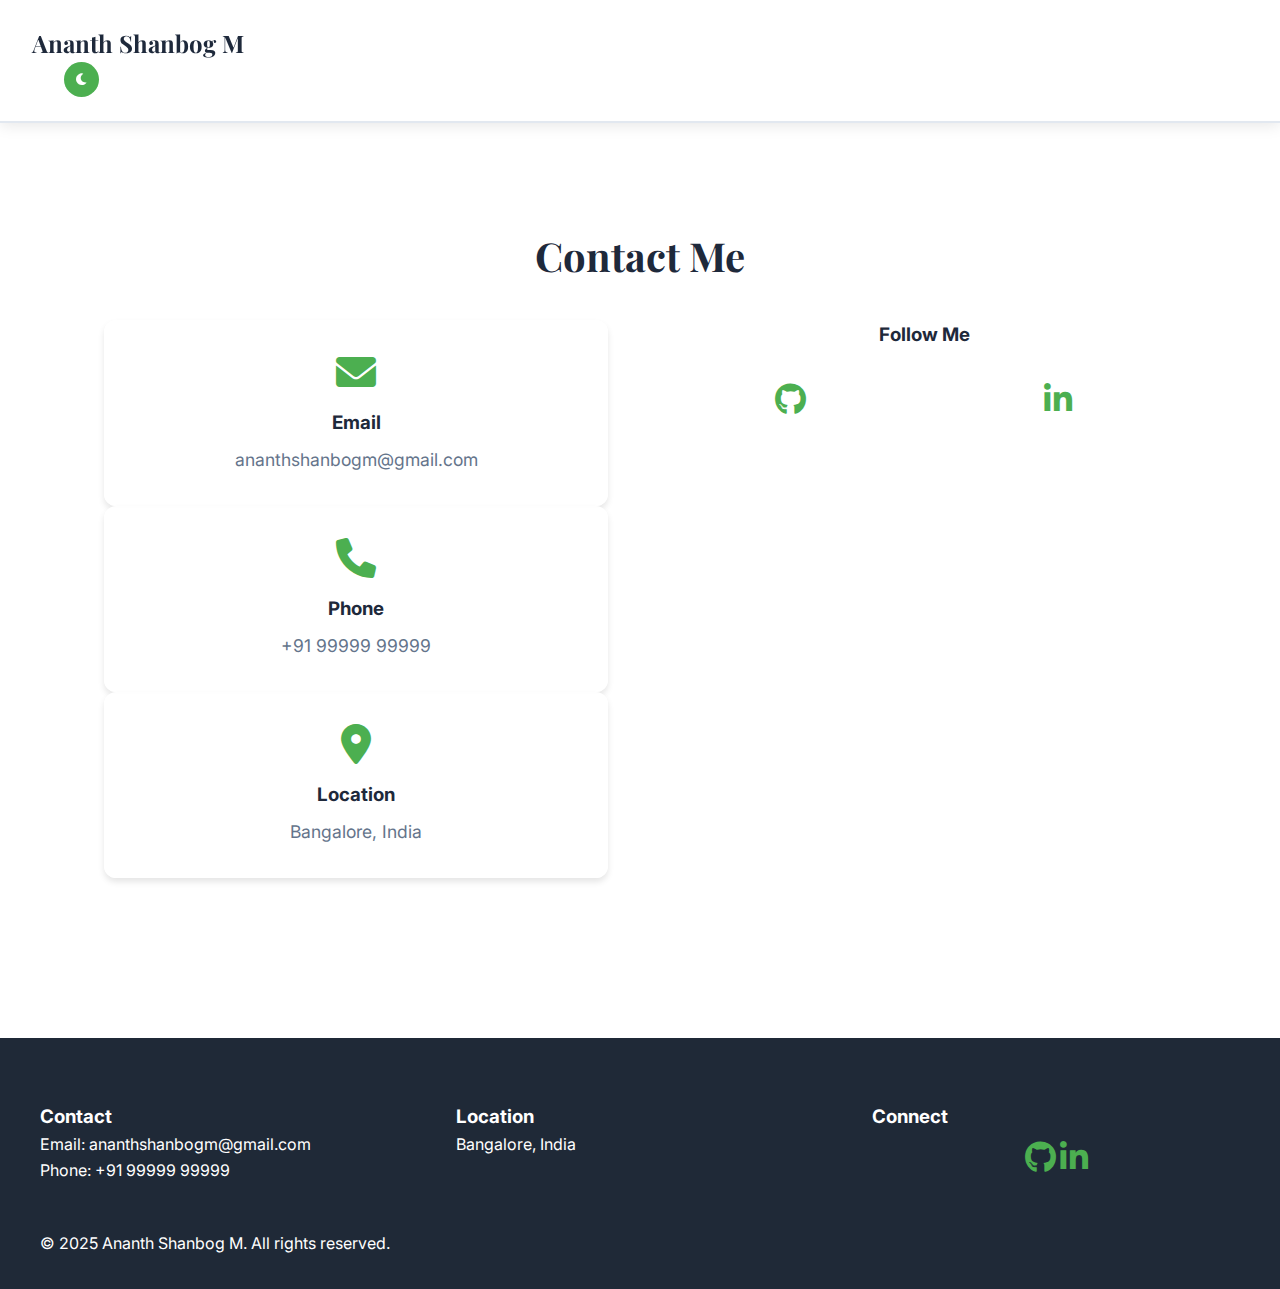
<file: contact.html>
<!DOCTYPE html>
<html lang="en">
<head>
    <meta charset="UTF-8">
    <meta name="viewport" content="width=device-width, initial-scale=1.0">
    <title>Contact - Ananth Shanbog M</title>
    <link rel="stylesheet" href="styles.css">
    <link rel="stylesheet" href="https://cdnjs.cloudflare.com/ajax/libs/font-awesome/6.0.0/css/all.min.css">
</head>
<body>
    <header>
        <nav>
            <div class="logo">Ananth Shanbog M</div>
            <div class="theme-toggle">
                <button id="theme-toggle" aria-label="Toggle theme">
                    <i class="fas fa-moon"></i>
                </button>
            </div>
        </nav>
    </header>

    <main>
        <section class="contact">
            <h2>Contact Me</h2>
            <div class="contact-content">
                <div class="contact-info">
                    <div class="contact-item">
                        <i class="fas fa-envelope"></i>
                        <h3>Email</h3>
                        <p>ananthshanbogm@gmail.com</p>
                    </div>
                    <div class="contact-item">
                        <i class="fas fa-phone"></i>
                        <h3>Phone</h3>
                        <p>+91 99999 99999</p>
                    </div>
                    <div class="contact-item">
                        <i class="fas fa-map-marker-alt"></i>
                        <h3>Location</h3>
                        <p>Bangalore, India</p>
                    </div>
                </div>
                <div class="social-links">
                    <h3>Follow Me</h3>
                    <div class="social-links-grid">
                        <a href="https://github.com/AnanthShanbogM" target="_blank"><i class="fab fa-github"></i></a>
                        <a href="https://www.linkedin.com/in/ananth-shanbog-m-9037a5165" target="_blank"><i class="fab fa-linkedin-in"></i></a>
                    </div>
                </div>
            </div>
        </section>
    </main>

    <footer>
        <div class="footer-content">
            <div class="footer-grid">
                <div class="footer-section">
                    <h3>Contact</h3>
                    <p>Email: ananthshanbogm@gmail.com</p>
                    <p>Phone: +91 99999 99999</p>
                </div>
                <div class="footer-section">
                    <h3>Location</h3>
                    <p>Bangalore, India</p>
                </div>
                <div class="footer-section">
                    <h3>Connect</h3>
                    <div class="social-links">
                        <a href="https://github.com/AnanthShanbogM" target="_blank"><i class="fab fa-github"></i></a>
                        <a href="https://www.linkedin.com/in/ananth-shanbog-m-9037a5165" target="_blank"><i class="fab fa-linkedin-in"></i></a>
                    </div>
                </div>
            </div>
            <div class="footer-bottom">
                <p>&copy; 2025 Ananth Shanbog M. All rights reserved.</p>
            </div>
        </div>
    </footer>

    <script>
        // Theme toggle functionality
        const themeToggle = document.getElementById('theme-toggle');
        const currentTheme = localStorage.getItem('theme') || 'light';
        
        document.documentElement.setAttribute('data-theme', currentTheme);
        
        function updateThemeIcon() {
            const icon = themeToggle.querySelector('i');
            if (document.documentElement.getAttribute('data-theme') === 'dark') {
                icon.classList.remove('fa-moon');
                icon.classList.add('fa-sun');
            } else {
                icon.classList.remove('fa-sun');
                icon.classList.add('fa-moon');
            }
        }
        
        themeToggle.addEventListener('click', () => {
            const newTheme = document.documentElement.getAttribute('data-theme') === 'light' ? 'dark' : 'light';
            document.documentElement.setAttribute('data-theme', newTheme);
            localStorage.setItem('theme', newTheme);
            updateThemeIcon();
        });
        
        updateThemeIcon();
    </script>
</body>
</html>
</file>
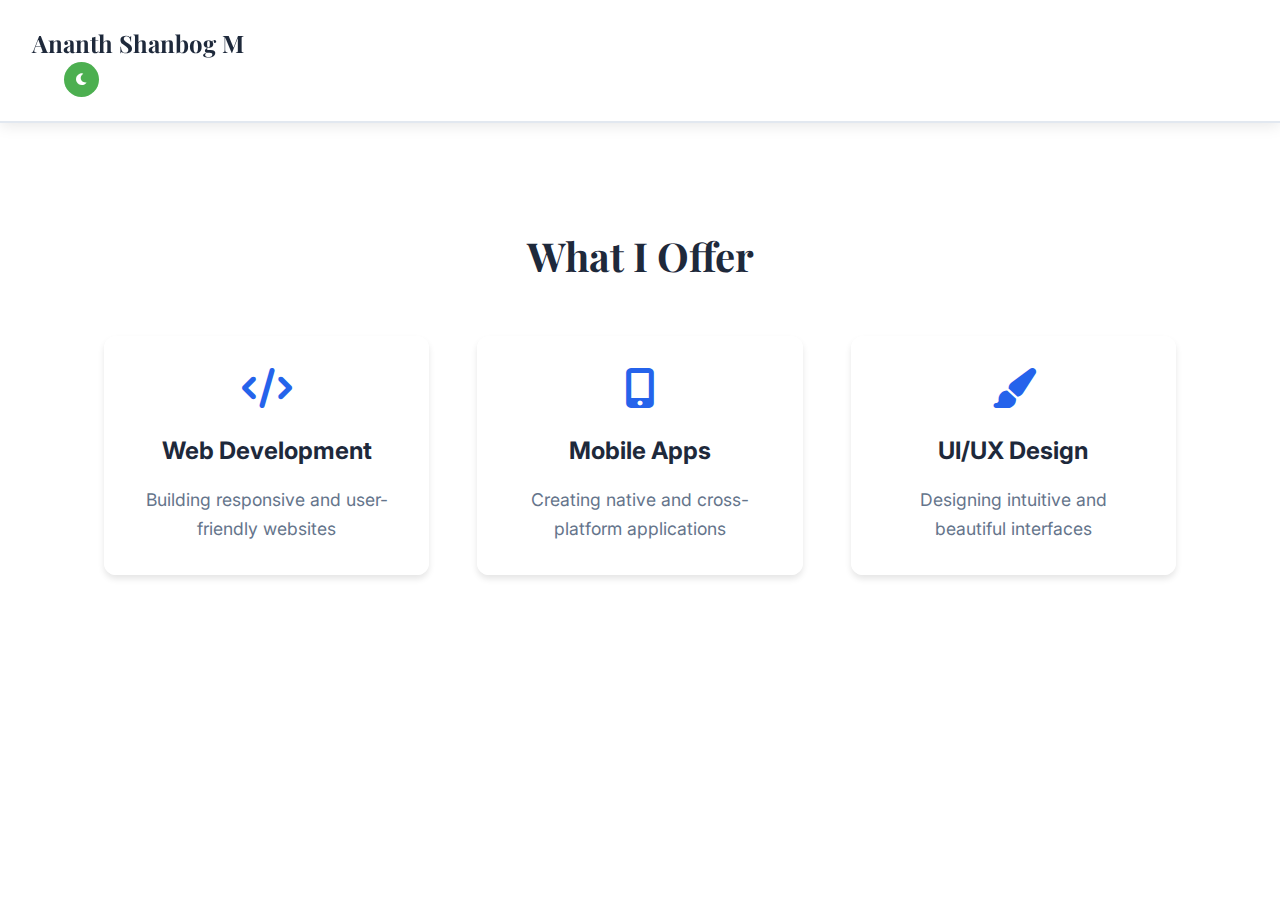
<file: features.html>
<!DOCTYPE html>
<html lang="en">
<head>
    <meta charset="UTF-8">
    <meta name="viewport" content="width=device-width, initial-scale=1.0">
    <title>Features - Ananth Shanbog M</title>
    <link rel="stylesheet" href="styles.css">
    <link rel="stylesheet" href="https://cdnjs.cloudflare.com/ajax/libs/font-awesome/6.0.0/css/all.min.css">
</head>
<body>
    <header>
        <nav>
            <div class="logo">Ananth Shanbog M</div>
            <div class="theme-toggle">
                <button id="theme-toggle" aria-label="Toggle theme">
                    <i class="fas fa-moon"></i>
                </button>
            </div>
        </nav>
    </header>

    <main>
        <section class="features">
            <h2>What I Offer</h2>
            <div class="features-grid">
                <div class="feature-card">
                    <i class="fas fa-code feature-icon"></i>
                    <h3>Web Development</h3>
                    <p>Building responsive and user-friendly websites</p>
                </div>
                <div class="feature-card">
                    <i class="fas fa-mobile-alt feature-icon"></i>
                    <h3>Mobile Apps</h3>
                    <p>Creating native and cross-platform applications</p>
                </div>
                <div class="feature-card">
                    <i class="fas fa-paint-brush feature-icon"></i>
                    <h3>UI/UX Design</h3>
                    <p>Designing intuitive and beautiful interfaces</p>
                </div>
            </div>
        </section>
    </main>

    <script>
        // Theme toggle functionality
        const themeToggle = document.getElementById('theme-toggle');
        const currentTheme = localStorage.getItem('theme') || 'light';
        
        document.documentElement.setAttribute('data-theme', currentTheme);
        
        function updateThemeIcon() {
            const icon = themeToggle.querySelector('i');
            if (document.documentElement.getAttribute('data-theme') === 'dark') {
                icon.classList.remove('fa-moon');
                icon.classList.add('fa-sun');
            } else {
                icon.classList.remove('fa-sun');
                icon.classList.add('fa-moon');
            }
        }
        
        themeToggle.addEventListener('click', () => {
            const newTheme = document.documentElement.getAttribute('data-theme') === 'light' ? 'dark' : 'light';
            document.documentElement.setAttribute('data-theme', newTheme);
            localStorage.setItem('theme', newTheme);
            updateThemeIcon();
        });
        
        updateThemeIcon();
    </script>
</body>
</html>
</file>
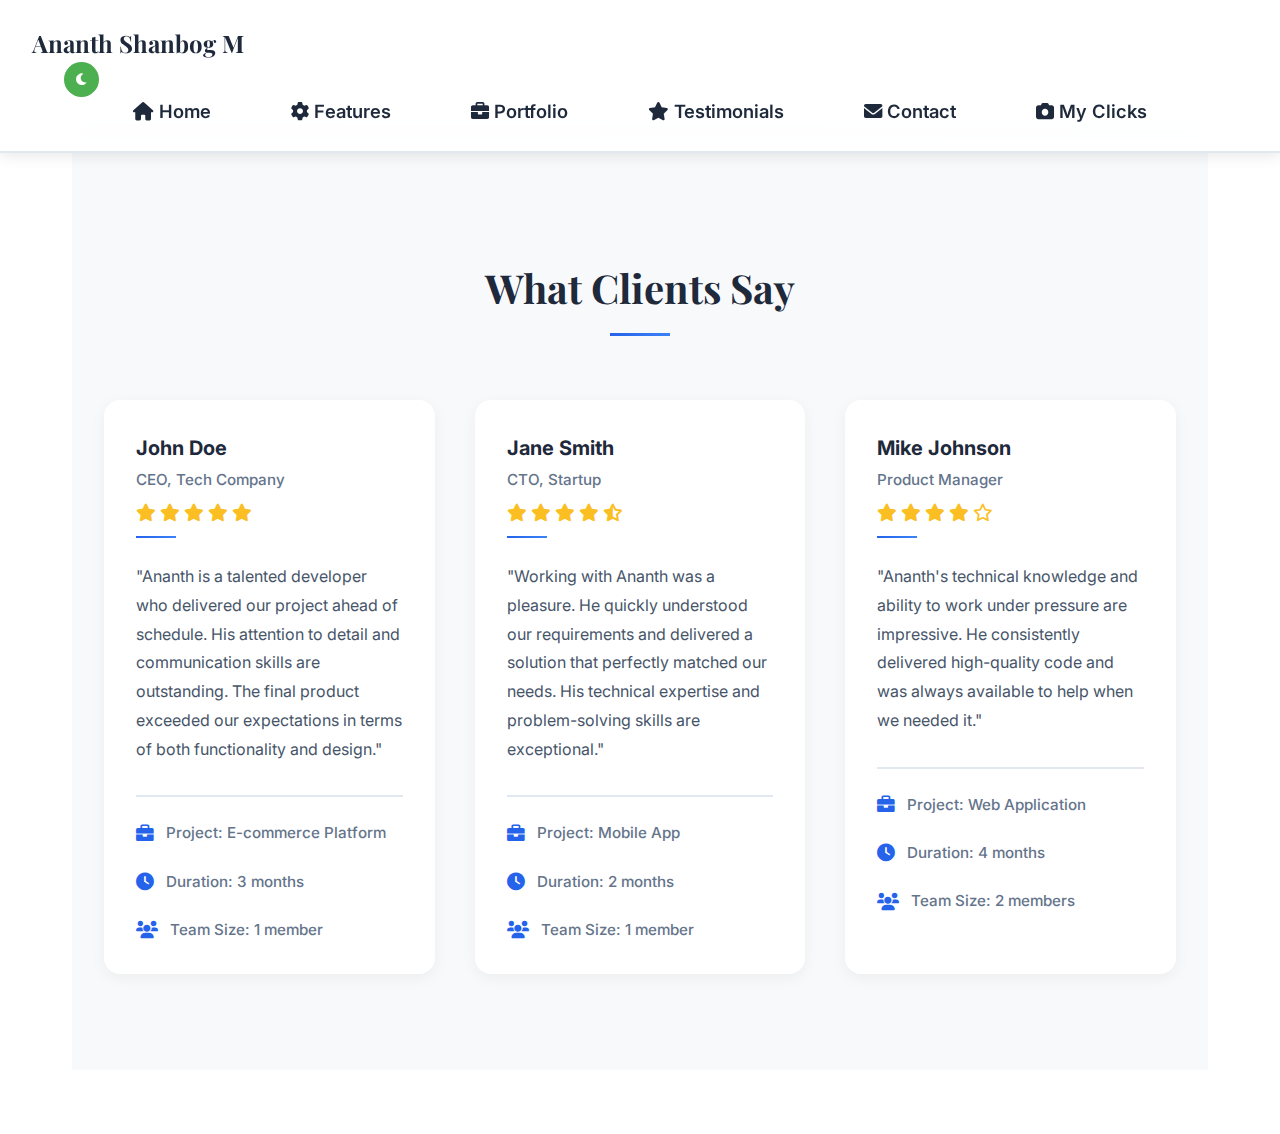
<file: testimonials.html>
<!DOCTYPE html>
<html lang="en">
<head>
    <meta charset="UTF-8">
    <meta name="viewport" content="width=device-width, initial-scale=1.0">
    <title>Testimonials - Ananth Shanbog M</title>
    <link rel="stylesheet" href="styles.css">
    <link rel="stylesheet" href="https://cdnjs.cloudflare.com/ajax/libs/font-awesome/6.0.0/css/all.min.css">
</head>
<body>
    <header>
        <nav>
            <div class="logo">Ananth Shanbog M</div>
            <div class="theme-toggle">
                <button id="theme-toggle" aria-label="Toggle theme">
                    <i class="fas fa-moon"></i>
                </button>
            </div>
            <ul>
                <li><a href="index.html"><i class="fas fa-home"></i> Home</a></li>
                <li><a href="features.html"><i class="fas fa-cog"></i> Features</a></li>
                <li><a href="portfolio.html"><i class="fas fa-briefcase"></i> Portfolio</a></li>
                <li><a href="testimonials.html"><i class="fas fa-star"></i> Testimonials</a></li>
                <li><a href="contact.html"><i class="fas fa-envelope"></i> Contact</a></li>
                <li><a href="myclicks.html"><i class="fas fa-camera"></i> My Clicks</a></li>
            </ul>
        </nav>
    </header>

    <main>
        <section class="testimonials">
            <h2>What Clients Say</h2>
            <div class="testimonials-grid">
                <div class="testimonial-card">
                    <div class="testimonial-header">
                        <div class="client-details">
                            <h3>John Doe</h3>
                            <p>CEO, Tech Company</p>
                            <div class="rating">
                                <i class="fas fa-star"></i>
                                <i class="fas fa-star"></i>
                                <i class="fas fa-star"></i>
                                <i class="fas fa-star"></i>
                                <i class="fas fa-star"></i>
                            </div>
                        </div>
                    </div>
                    <div class="testimonial-content">
                        <p>"Ananth is a talented developer who delivered our project ahead of schedule. His attention to detail and communication skills are outstanding. The final product exceeded our expectations in terms of both functionality and design."
                        <div class="project-info">
                            <div class="project-detail">
                                <i class="fas fa-briefcase"></i>
                                <span>Project: E-commerce Platform</span>
                            </div>
                            <div class="project-detail">
                                <i class="fas fa-clock"></i>
                                <span>Duration: 3 months</span>
                            </div>
                            <div class="project-detail">
                                <i class="fas fa-users"></i>
                                <span>Team Size: 1 member</span>
                            </div>
                        </div>
                    </div>
                </div>
                <div class="testimonial-card">
                    <div class="testimonial-header">
                        <div class="client-details">
                            <h3>Jane Smith</h3>
                            <p>CTO, Startup</p>
                            <div class="rating">
                                <i class="fas fa-star"></i>
                                <i class="fas fa-star"></i>
                                <i class="fas fa-star"></i>
                                <i class="fas fa-star"></i>
                                <i class="fas fa-star-half-alt"></i>
                            </div>
                        </div>
                    </div>
                    <div class="testimonial-content">
                        <p>"Working with Ananth was a pleasure. He quickly understood our requirements and delivered a solution that perfectly matched our needs. His technical expertise and problem-solving skills are exceptional."
                        <div class="project-info">
                            <div class="project-detail">
                                <i class="fas fa-briefcase"></i>
                                <span>Project: Mobile App</span>
                            </div>
                            <div class="project-detail">
                                <i class="fas fa-clock"></i>
                                <span>Duration: 2 months</span>
                            </div>
                            <div class="project-detail">
                                <i class="fas fa-users"></i>
                                <span>Team Size: 1 member</span>
                            </div>
                        </div>
                    </div>
                </div>
                <div class="testimonial-card">
                    <div class="testimonial-header">
                        <div class="client-details">
                            <h3>Mike Johnson</h3>
                            <p>Product Manager</p>
                            <div class="rating">
                                <i class="fas fa-star"></i>
                                <i class="fas fa-star"></i>
                                <i class="fas fa-star"></i>
                                <i class="fas fa-star"></i>
                                <i class="far fa-star"></i>
                            </div>
                        </div>
                    </div>
                    <div class="testimonial-content">
                        <p>"Ananth's technical knowledge and ability to work under pressure are impressive. He consistently delivered high-quality code and was always available to help when we needed it."
                        <div class="project-info">
                            <div class="project-detail">
                                <i class="fas fa-briefcase"></i>
                                <span>Project: Web Application</span>
                            </div>
                            <div class="project-detail">
                                <i class="fas fa-clock"></i>
                                <span>Duration: 4 months</span>
                            </div>
                            <div class="project-detail">
                                <i class="fas fa-users"></i>
                                <span>Team Size: 2 members</span>
                            </div>
                        </div>
                    </div>
                </div>
            </div>
        </section>
    </main>

    <script>
        // Theme toggle functionality
        const themeToggle = document.getElementById('theme-toggle');
        const currentTheme = localStorage.getItem('theme') || 'light';
        
        document.documentElement.setAttribute('data-theme', currentTheme);
        
        function updateThemeIcon() {
            const icon = themeToggle.querySelector('i');
            if (document.documentElement.getAttribute('data-theme') === 'dark') {
                icon.classList.remove('fa-moon');
                icon.classList.add('fa-sun');
            } else {
                icon.classList.remove('fa-sun');
                icon.classList.add('fa-moon');
            }
        }
        
        themeToggle.addEventListener('click', () => {
            const newTheme = document.documentElement.getAttribute('data-theme') === 'light' ? 'dark' : 'light';
            document.documentElement.setAttribute('data-theme', newTheme);
            localStorage.setItem('theme', newTheme);
            updateThemeIcon();
        });
        
        updateThemeIcon();
    </script>
</body>
</html>
</file>
<file: styles.css>
@import url('https://fonts.googleapis.com/css2?family=Playfair+Display:wght@400;700&family=Inter:wght@400;500;600&display=swap');

/* Reset and base styles */
* {
    margin: 0;
    padding: 0;
    box-sizing: border-box;
}

body {
    font-family: 'Inter', sans-serif;
    line-height: 1.6;
    color: var(--text-color);
    margin: 0;
    padding: 0;
    background: var(--primary-bg);
}

/* Navigation */
nav {
    background: var(--nav-bg);
    backdrop-filter: blur(10px);
    box-shadow: 0 2px 15px var(--nav-shadow);
    padding: 1.5rem 2rem;
    position: fixed;
    width: 100%;
    top: 0;
    z-index: 1000;
    border-bottom: 2px solid var(--border-color);
}

.logo {
    font-family: 'Playfair Display', serif;
    font-size: 1.5rem;
    font-weight: 700;
    color: var(--text-color);
    transition: color 0.3s ease;
}

.logo:hover {
    color: var(--accent-color);
}

.nav-content {
    display: flex;
    justify-content: space-between;
    align-items: center;
    flex: 1;
}

nav ul {
    list-style: none;
    margin: 0;
    padding: 0;
    display: flex;
    gap: 2.5rem;
    font-size: 1.15rem;
}

nav a {
    color: var(--text-color);
    text-decoration: none;
    font-weight: 600;
    transition: all 0.3s ease;
}

nav a:hover {
    color: var(--accent-color);
}

/* Theme Toggle */
.theme-toggle {
    margin-left: 2rem;
}

.theme-toggle button {
    background: none;
    border: none;
    cursor: pointer;
    padding: 0.5rem;
    border-radius: 50%;
    background: var(--accent-color);
    color: white;
    width: 35px;
    height: 35px;
    display: flex;
    align-items: center;
    justify-content: center;
    transition: all 0.3s ease;
}

.theme-toggle button:hover {
    background: var(--accent-hover);
    transform: scale(1.1);
}

/* Theme Variables */
:root {
    --primary-bg: #ffffff;
    --text-color: #1e293b;
    --nav-bg: rgba(255, 255, 255, 0.95);
    --nav-shadow: rgba(0, 0, 0, 0.1);
    --border-color: #e2e8f0;
    --accent-color: #4CAF50;
    --accent-hover: #45a049;
}

[data-theme="dark"] {
    --primary-bg: #1e293b;
    --text-color: #f8fafc;
    --nav-bg: rgba(30, 41, 59, 0.95);
    --nav-shadow: rgba(0, 0, 0, 0.2);
    --border-color: #475569;
    --accent-color: #6ee7b7;
    --accent-hover: #34d399;
}

nav ul {
    list-style: none;
    margin: 0;
    padding: 0;
    display: flex;
    justify-content: center;
    gap: 2.5rem;
    font-size: 1.15rem;
}

nav a {
    color: #1e293b;
    text-decoration: none;
    font-weight: 600;
    transition: all 0.3s ease;
    position: relative;
    padding: 0.75rem 1.25rem;
    border-radius: 8px;
}

nav a::after {
    content: '';
    position: absolute;
    bottom: 0;
    left: 0;
    width: 0;
    height: 2px;
    background: #2563eb;
    transition: width 0.3s ease;
}

nav a:hover::after {
    width: 100%;
}

nav a:hover {
    color: #2563eb;
    transform: translateY(-2px);
    box-shadow: 0 4px 8px rgba(37, 99, 235, 0.1);
}

/* Main Content Styles */
main {
    padding: 6rem 2rem 2rem;
    max-width: 1200px;
    margin: 0 auto;
    width: 100%;
}

/* Features Page */
.features-grid {
    display: grid;
    grid-template-columns: repeat(auto-fit, minmax(300px, 1fr));
    gap: 2rem;
    margin-top: 2rem;
}

.feature-card {
    background: var(--nav-bg);
    padding: 2rem;
    border-radius: 12px;
    text-align: center;
    transition: transform 0.3s ease;
    box-shadow: 0 4px 6px rgba(0, 0, 0, 0.1);
}

.feature-card:hover {
    transform: translateY(-5px);
}

.feature-icon {
    font-size: 3rem;
    color: var(--accent-color);
    margin-bottom: 1.5rem;
}

.feature-card h3 {
    color: var(--text-color);
    margin-bottom: 1rem;
    font-size: 1.5rem;
}

.feature-card p {
    color: #64748b;
    font-size: 1.1rem;
    line-height: 1.6;
}

/* Portfolio Page */
.portfolio-grid {
    display: grid;
    grid-template-columns: repeat(auto-fit, minmax(300px, 1fr));
    gap: 2rem;
    margin-top: 2rem;
}

.portfolio-item {
    position: relative;
    border-radius: 12px;
    overflow: hidden;
    transition: transform 0.3s ease;
}

.portfolio-item:hover {
    transform: translateY(-5px);
}

.portfolio-image {
    width: 100%;
    height: 300px;
    object-fit: cover;
    display: block;
}

.portfolio-overlay {
    position: absolute;
    bottom: 0;
    left: 0;
    right: 0;
    background: linear-gradient(transparent, rgba(0, 0, 0, 0.8));
    padding: 1.5rem;
    color: white;
    transform: translateY(100%);
    transition: transform 0.3s ease;
}

.portfolio-item:hover .portfolio-overlay {
    transform: translateY(0);
}

.portfolio-overlay h3 {
    margin: 0;
    font-size: 1.5rem;
    margin-bottom: 0.5rem;
}

.portfolio-overlay p {
    margin: 0;
    font-size: 1rem;
    opacity: 0.9;
}

.portfolio-links {
    display: flex;
    gap: 1rem;
    margin-top: 1rem;
}

.portfolio-link {
    width: 40px;
    height: 40px;
    border-radius: 50%;
    background: var(--accent-color);
    display: flex;
    align-items: center;
    justify-content: center;
    color: white;
    text-decoration: none;
    transition: all 0.3s ease;
}

.portfolio-link:hover {
    background: var(--accent-hover);
    transform: translateY(-3px);
}

/* Testimonials Page */
.testimonials-grid {
    display: grid;
    grid-template-columns: repeat(auto-fit, minmax(300px, 1fr));
    gap: 2rem;
    margin-top: 2rem;
}

.testimonial-card {
    background: var(--nav-bg);
    border-radius: 12px;
    padding: 2rem;
    box-shadow: 0 4px 6px rgba(0, 0, 0, 0.1);
    transition: transform 0.3s ease;
}

.testimonial-card:hover {
    transform: translateY(-5px);
}

.testimonial-header {
    margin-bottom: 1.5rem;
}

.client-details h3 {
    color: var(--text-color);
    margin-bottom: 0.5rem;
}

.client-details p {
    color: #64748b;
    font-size: 0.9rem;
    margin-bottom: 1rem;
}

.rating {
    display: flex;
    gap: 0.25rem;
    color: #ffd700;
}

.testimonial-content p {
    color: #64748b;
    font-size: 1.1rem;
    line-height: 1.6;
    margin-bottom: 1.5rem;
}

.project-info {
    display: flex;
    gap: 1.5rem;
    flex-wrap: wrap;
    justify-content: center;
}

.project-detail {
    display: flex;
    align-items: center;
    gap: 0.5rem;
    color: #64748b;
}

.project-detail i {
    color: var(--accent-color);
}

/* Contact Page */
.contact-content {
    display: grid;
    grid-template-columns: 1fr 1fr;
    gap: 4rem;
    align-items: start;
    margin-top: 2rem;
}

.contact-item {
    text-align: center;
    padding: 2rem;
    background: var(--nav-bg);
    border-radius: 12px;
    box-shadow: 0 4px 6px rgba(0, 0, 0, 0.1);
    transition: transform 0.3s ease;
}

.contact-item:hover {
    transform: translateY(-5px);
}

.contact-item i {
    font-size: 2.5rem;
    color: var(--accent-color);
    margin-bottom: 1rem;
}

.contact-item h3 {
    color: var(--text-color);
    margin-bottom: 0.5rem;
}

.contact-item p {
    color: #64748b;
    font-size: 1.1rem;
}

.social-links {
    text-align: center;
}

.social-links-grid {
    display: grid;
    grid-template-columns: repeat(2, 1fr);
    gap: 2rem;
    margin-top: 1.5rem;
}

.social-links a {
    font-size: 2rem;
    color: var(--accent-color);
    transition: all 0.3s ease;
}

.social-links a:hover {
    color: var(--accent-hover);
    transform: translateY(-5px);
}

section {
    padding: 4rem 0;
    margin: 2rem 0;
}

section h2 {
    font-family: 'Playfair Display', serif;
    font-size: 2.5rem;
    margin-bottom: 2rem;
    color: var(--text-color);
    text-align: center;
}

/* Hero Section */
.hero {
    padding: 12rem 2rem 8rem;
    background: linear-gradient(rgba(255, 255, 255, 0.95), rgba(255, 255, 255, 0.95)),
                url('images/background/DSC_0255.JPG');
    background-size: cover;
    background-position: center;
    background-attachment: fixed;
    text-align: center;
    margin-top: 6rem;
}

.profile-section {
    display: flex;
    align-items: center;
    justify-content: center;
    gap: 3rem;
    max-width: 1200px;
    margin: 0 auto;
}

.profile-image {
    width: 200px;
    height: 200px;
    border-radius: 50%;
    object-fit: cover;
    box-shadow: 0 10px 20px rgba(0, 0, 0, 0.1);
    transition: transform 0.3s ease;
}

.profile-image:hover {
    transform: scale(1.05);
}

.profile-details {
    text-align: left;
    max-width: 600px;
}

.hero-content {
    max-width: 800px;
    margin: 0 auto;
}

.hero h1 {
    font-family: 'Playfair Display', serif;
    font-size: 4rem;
    color: #2563eb;
    margin-bottom: 1.5rem;
    line-height: 1.2;
}

.hero p {
    font-size: 1.5rem;
    color: #666;
    margin-bottom: 2rem;
}

/* Features Section */
.features {
    padding: 6rem 2rem;
    background: #ffffff;
}

.features-grid {
    display: grid;
    grid-template-columns: repeat(auto-fit, minmax(300px, 1fr));
    gap: 3rem;
    margin-top: 3rem;
}

.feature-card {
    text-align: center;
    padding: 2rem;
    transition: transform 0.3s ease;
}

.feature-card:hover {
    transform: translateY(-10px);
}

.feature-icon {
    font-size: 2.5rem;
    color: #2563eb;
    margin-bottom: 1.5rem;
}

/* Portfolio Section */
.portfolio {
    padding: 6rem 2rem;
    background: #f8f9fa;
}

.portfolio-grid {
    display: grid;
    grid-template-columns: repeat(auto-fit, minmax(300px, 1fr));
    gap: 2rem;
    margin-top: 3rem;
}

.portfolio-item {
    position: relative;
    overflow: hidden;
    border-radius: 10px;
    transition: transform 0.3s ease;
}

.portfolio-item:hover {
    transform: translateY(-10px);
}

.portfolio-image {
    width: 100%;
    height: 300px;
    object-fit: cover;
    transition: transform 0.3s ease;
}

.portfolio-item:hover .portfolio-image {
    transform: scale(1.05);
}

.portfolio-overlay {
    position: absolute;
    bottom: 0;
    left: 0;
    right: 0;
    background: rgba(37, 99, 235, 0.9);
    color: white;
    padding: 1.5rem;
    transform: translateY(100%);
    transition: transform 0.3s ease;
}

.portfolio-item:hover .portfolio-overlay {
    transform: translateY(0);
}

/* Testimonials Section */
.testimonials {
    padding: 8rem 2rem 6rem;
    background: #f8f9fa;
    position: relative;
    overflow: hidden;
}

.testimonials::before {
    content: '';
    position: absolute;
    top: 0;
    left: 0;
    right: 0;
    height: 3px;
    background: linear-gradient(90deg, #2563eb, #3b82f6);
}

.testimonials h2 {
    text-align: center;
    margin-bottom: 4rem;
    position: relative;
    padding-bottom: 1rem;
}

.testimonials h2::after {
    content: '';
    position: absolute;
    bottom: 0;
    left: 50%;
    transform: translateX(-50%);
    width: 60px;
    height: 3px;
    background: linear-gradient(90deg, #2563eb, #3b82f6);
}

.testimonials-grid {
    display: grid;
    grid-template-columns: repeat(auto-fit, minmax(320px, 1fr));
    gap: 2.5rem;
    max-width: 1200px;
    margin: 0 auto;
}

.testimonial-card {
    background: white;
    border-radius: 16px;
    padding: 2rem;
    box-shadow: 0 4px 15px rgba(0, 0, 0, 0.05);
    transition: all 0.3s ease;
    position: relative;
    overflow: hidden;
}

.testimonial-card::before {
    content: '';
    position: absolute;
    top: 0;
    left: 0;
    right: 0;
    height: 4px;
    background: linear-gradient(90deg, #2563eb, #3b82f6);
    transform: scaleX(0);
    transform-origin: left;
    transition: transform 0.3s ease;
}

.testimonial-card:hover {
    transform: translateY(-10px);
    box-shadow: 0 8px 20px rgba(0, 0, 0, 0.1);
}

.testimonial-card:hover::before {
    transform: scaleX(1);
}

.testimonial-header {
    display: flex;
    align-items: center;
    margin-bottom: 1.5rem;
    position: relative;
    padding-bottom: 1rem;
}

.testimonial-header::after {
    content: '';
    position: absolute;
    bottom: 0;
    left: 0;
    width: 40px;
    height: 2px;
    background: linear-gradient(90deg, #2563eb, #3b82f6);
}

.client-details h3 {
    margin: 0;
    font-size: 1.25rem;
    color: #1e293b;
    font-weight: 700;
}

.client-details p {
    margin: 0.25rem 0 0.75rem 0;
    color: #64748b;
    font-size: 0.95rem;
    font-weight: 500;
}

.rating {
    display: flex;
    gap: 0.25rem;
    color: #fbbf24;
    font-size: 1.1rem;
}

.testimonial-content {
    margin-top: 1.5rem;
}

.testimonial-content p {
    color: #475569;
    line-height: 1.8;
    font-size: 1rem;
    font-weight: 400;
}

.project-info {
    display: grid;
    grid-template-columns: repeat(auto-fit, minmax(150px, 1fr));
    gap: 1.5rem;
    margin-top: 2rem;
    padding-top: 1.5rem;
    border-top: 2px solid #e2e8f0;
}

.project-detail {
    display: flex;
    align-items: center;
    gap: 0.75rem;
    color: #64748b;
    font-size: 0.95rem;
    font-weight: 500;
}

.project-detail i {
    color: #2563eb;
    font-size: 1.1rem;
}

/* CTA Section */
.cta {
    padding: 6rem 2rem;
    background: linear-gradient(135deg, #2563eb 0%, #1e40af 100%);
    color: white;
    text-align: center;
}

.cta h2 {
    font-size: 2.5rem;
    margin-bottom: 1.5rem;
}

.cta-button {
    background: white;
    color: #2563eb;
    border: none;
    padding: 1rem 2rem;
    border-radius: 8px;
    font-weight: 600;
    text-decoration: none;
    transition: all 0.3s ease;
}

.cta-button:hover {
    background: #e0e7ff;
    transform: translateY(-2px);
}

/* Contact Section */
.contact {
    padding: 6rem 2rem;
    background: #ffffff;
}

/* My Clicks Section */
.myclicks {
    padding: 6rem 2rem;
    background: #f8f9fa;
    text-align: center;
}

.zip-download {
    margin-bottom: 3rem;
}

.download-btn {
    display: inline-flex;
    align-items: center;
    gap: 0.5rem;
    padding: 0.75rem 1.5rem;
    background: #2563eb;
    color: white;
    text-decoration: none;
    border-radius: 0.5rem;
    transition: background-color 0.3s ease;
}

.download-btn:hover {
    background: #1d4ed8;
}

.download-btn i {
    font-size: 1.25rem;
}

.spindle-gallery {
    position: relative;
    width: 100%;
    max-width: 1200px;
    margin: 4rem auto;
    padding: 2rem;
}

.gallery-container {
    column-count: 4;
    column-gap: 2rem;
    max-width: 1200px;
    margin: 0 auto;
    padding: 2rem;
}

.gallery-item {
    margin-bottom: 2rem;
    background: white;
    box-shadow: 0 4px 6px rgba(0, 0, 0, 0.05);
    border-radius: 8px;
    overflow: hidden;
    transition: transform 0.3s ease, box-shadow 0.3s ease;
}

.gallery-item:hover {
    transform: translateY(-5px);
    box-shadow: 0 8px 12px rgba(0, 0, 0, 0.1);
}

.gallery-item img {
    width: 100%;
    height: auto;
    display: block;
}

/* Responsive adjustments */
@media (max-width: 1200px) {
    .gallery-container {
        column-count: 3;
    }
}

@media (max-width: 900px) {
    .gallery-container {
        column-count: 2;
    }
}

@media (max-width: 600px) {
    .gallery-container {
        column-count: 1;
    }
}

.spindle-item img {
    width: 100%;
    height: 100%;
    object-fit: cover;
}

.spindle-item:hover {
    transform: scale(1.05);
    box-shadow: 0 8px 12px rgba(0, 0, 0, 0.1);
}

.spindle-item::before {
    content: '';
    position: absolute;
    width: 100%;
    height: 100%;
    background: rgba(37, 99, 235, 0.1);
    transition: opacity 0.3s ease;
    opacity: 0;
}

.spindle-item:hover::before {
    opacity: 1;
}

/* Spindle Layout */
@keyframes spindle {
    0% {
        transform: translate(0, 0) rotate(0deg) scale(1);
    }
    100% {
        transform: translate(0, 0) rotate(360deg) scale(1);
    }
}

.spindle-gallery {
    animation: spindle 20s linear infinite;
}

.spindle-gallery:hover {
    animation-play-state: paused;
}

.contact-form {
    max-width: 600px;
    margin: 0 auto;
    display: flex;
    flex-direction: column;
    gap: 1.5rem;
}

input, textarea {
    padding: 1rem;
    border: 2px solid #e5e7eb;
    border-radius: 8px;
    font-size: 1rem;
    font-family: 'Inter', sans-serif;
    transition: all 0.3s ease;
}

input:focus, textarea:focus {
    outline: none;
    border-color: #2563eb;
    box-shadow: 0 0 0 3px rgba(37, 99, 235, 0.1);
}

textarea {
    height: 150px;
    resize: vertical;
}

/* Footer */
footer {
    background: #1f2937;
    color: white;
    padding: 4rem 2rem 2rem;
}

.footer-content {
    max-width: 1200px;
    margin: 0 auto;
}

.footer-grid {
    display: grid;
    grid-template-columns: repeat(auto-fit, minmax(200px, 1fr));
    gap: 3rem;
    margin-bottom: 3rem;
}

.footer-logo {
    font-family: 'Playfair Display', serif;
    font-size: 1.5rem;
    color: white;
    margin-bottom: 1rem;
}

.footer-links {
    list-style: none;
    display: flex;
    flex-direction: column;
    gap: 1rem;
}

.footer-links a {
    color: #e5e7eb;
    text-decoration: none;
    transition: color 0.3s ease;
}

.footer-links a:hover {
    color: #2563eb;
}

/* Animations */
@keyframes fadeIn {
    from {
        opacity: 0;
        transform: translateY(20px);
    }
    to {
        opacity: 1;
        transform: translateY(0);
    }
}

section {
    animation: fadeIn 0.8s ease-out;
}

/* Responsive Design */
@media (max-width: 768px) {
    nav {
        padding: 1rem;
    }
    
    nav ul {
        flex-direction: column;
        gap: 1rem;
    }
    
    .hero h1 {
        font-size: 2.5rem;
    }
    
    .hero p {
        font-size: 1.2rem;
    }
    
    .portfolio-grid {
        grid-template-columns: 1fr;
    }
    
    .features-grid {
        grid-template-columns: 1fr;
    }
    
    .hero {
        padding: 8rem 1rem 6rem;
    }
}
</file>
